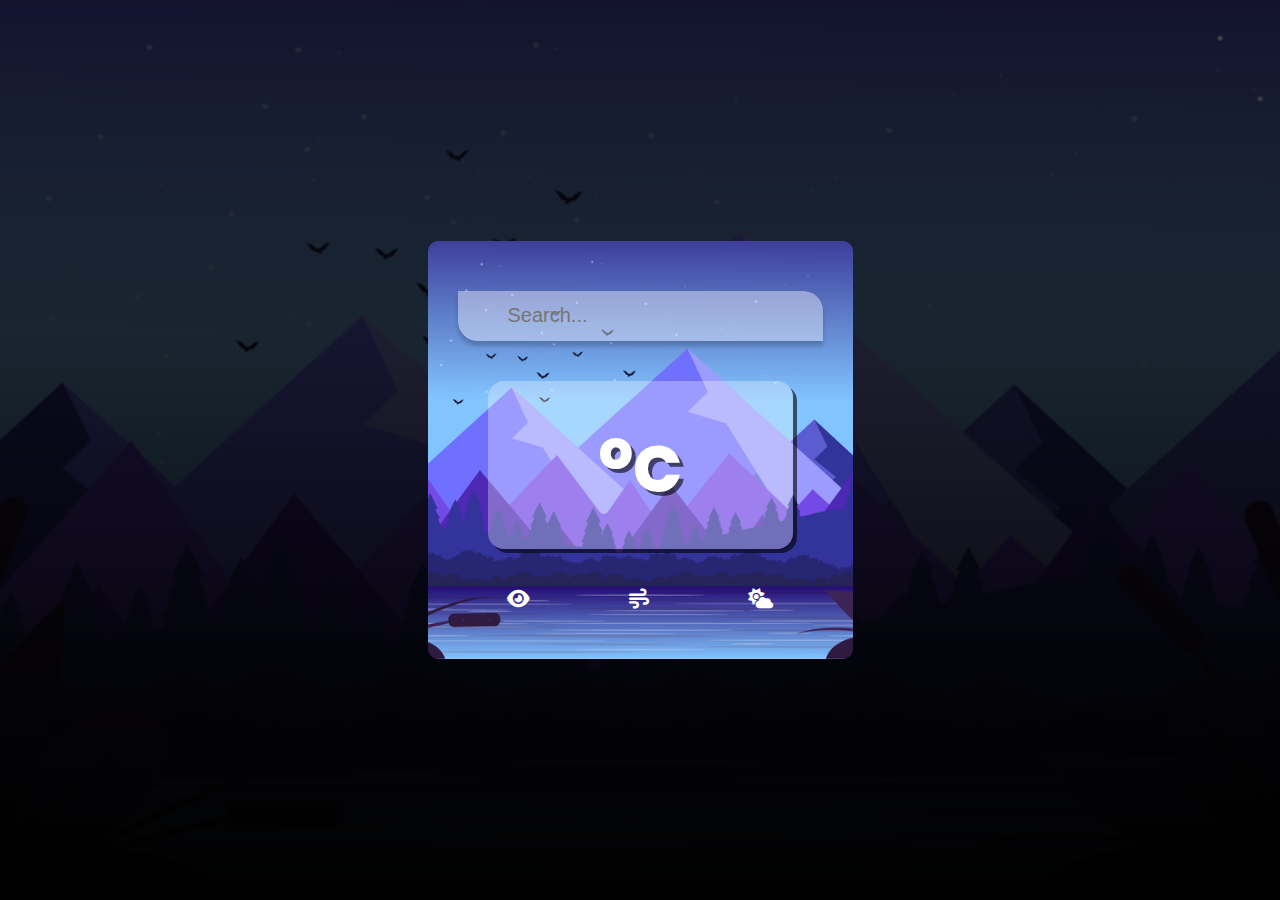
<file: App weather/index.html>
<!DOCTYPE html>
<html lang="en">
<head>
    <meta charset="UTF-8">
    <meta http-equiv="X-UA-Compatible" content="IE=edge">
    <meta name="viewport" content="width=device-width, initial-scale=1.0">
    <title>Document</title>
    <link rel="stylesheet" href="style.css">
    <link rel="stylesheet" href="https://cdnjs.cloudflare.com/ajax/libs/font-awesome/6.1.0/css/all.min.css">
</head>
<body>
    <div class="container">
        <input type="text" class="search" placeholder="Search...">
        <div class="content">
            <p class="heading-city"></p>
            <span class="years-time"></span>
            <span class="years"></span>
            <div class="deg">
                <span class="value"></span><span ><sup>o</sup>C</span>
            </div>
            <p class="short-decs"></p>
            <div class="more-desc">
                <div class="visibility column">
                    <i class="fa-solid fa-eye"></i>
                    <span></span>
                </div>
                <div class="wind column">
                    <i class="fa fa-wind"></i>
                    <span></span>
                </div>
                <div class="cloud column">
                    <i class="fas fa-cloud-sun"></i>
                    <span></span>
                </div>
            </div>
        </div>
    </div>
</body>
<script src="app.js"></script>
</html>
</file>
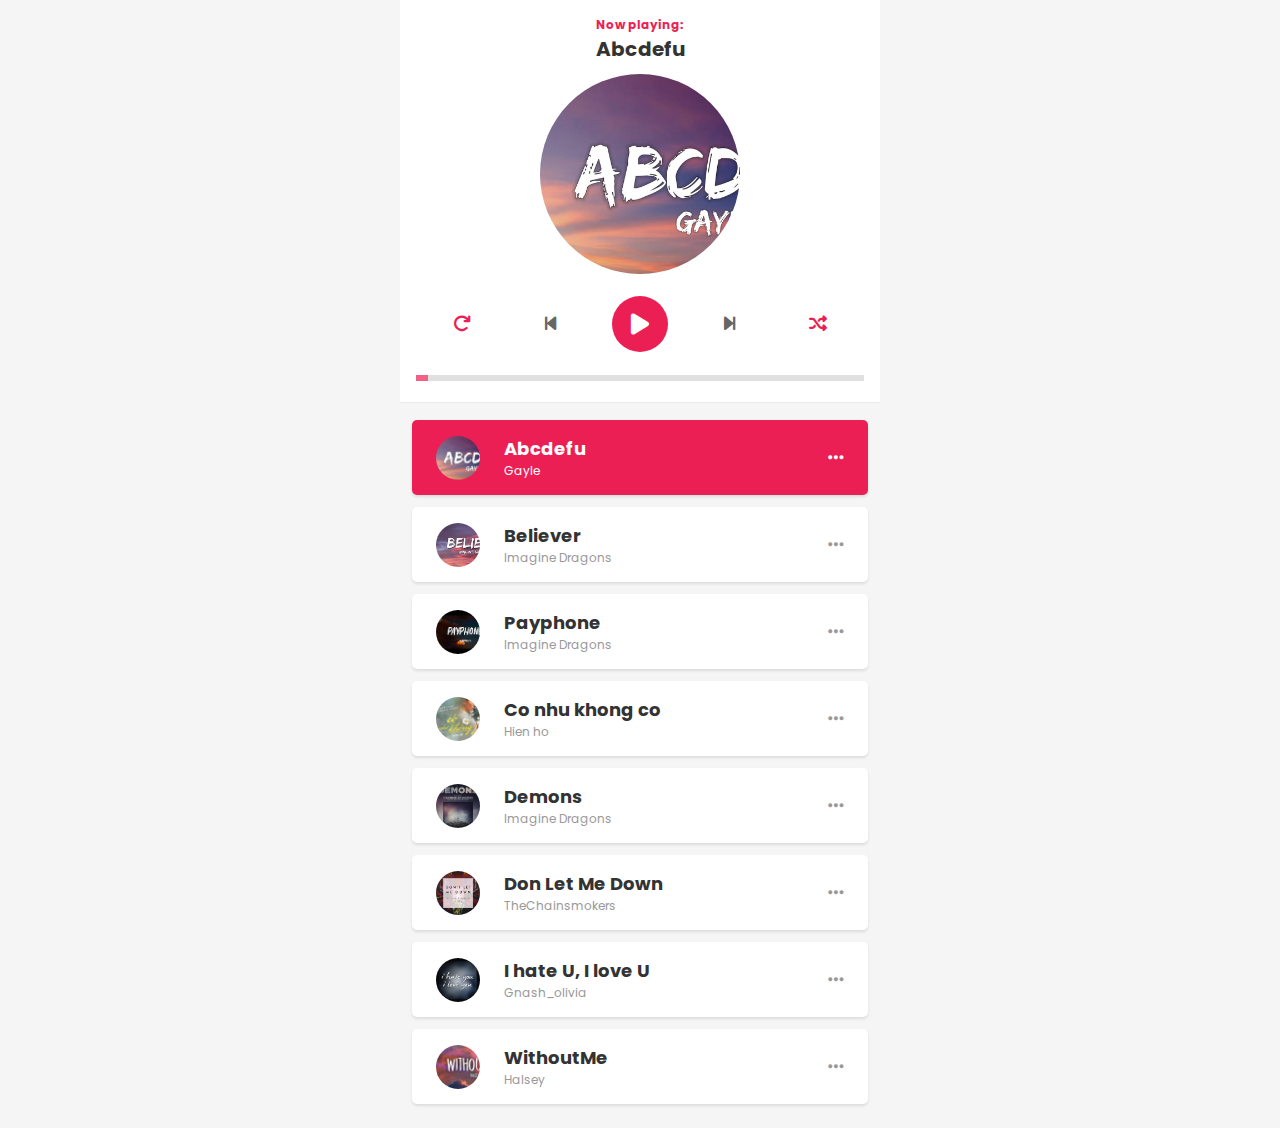
<file: MusicCode/index.html>
<!DOCTYPE html>
<html lang="en">
<head>
    <meta charset="UTF-8">
    <meta http-equiv="X-UA-Compatible" content="IE=edge">
    <meta name="viewport" content="width=device-width, initial-scale=1.0">
    <title>Document</title>
    <link rel="stylesheet" href="style.css">
    <link rel="stylesheet" href="https://cdnjs.cloudflare.com/ajax/libs/font-awesome/6.1.1/css/all.min.css">
</head>
<body>
    <title>Music player</title>
    <link rel="stylesheet" href="https://cdnjs.cloudflare.com/ajax/libs/font-awesome/5.15.2/css/all.min.css" integrity="sha512-HK5fgLBL+xu6dm/Ii3z4xhlSUyZgTT9tuc/hSrtw6uzJOvgRr2a9jyxxT1ely+B+xFAmJKVSTbpM/CuL7qxO8w==" crossorigin="anonymous" />
    <link rel="preconnect" href="https://fonts.gstatic.com">
    <link rel="stylesheet" href="style.css">
    <link href="https://fonts.googleapis.com/css2?family=Poppins:wght@300;400;600&display=swap" rel="stylesheet">
    <div class="player">
      <!-- Dashboard -->
      <div class="dashboard">
        <!-- Header -->
        <header>
          <h4>Now playing:</h4>
          <h2>String 57th & 9th</h2>
        </header>
    
        <!-- CD -->
        <div class="cd">
          <div class="cd-thumb" style="background-image: url('https://i.ytimg.com/vi/jTLhQf5KJSc/maxresdefault.jpg')">
          </div>
        </div>
    
        <!-- Control -->
        <div class="control">
          <div class="btn btn-repeat">
            <i class="fas fa-redo"></i>
          </div>
          <div class="btn btn-prev">
            <i class="fas fa-step-backward"></i>
          </div>
          <div class="btn btn-toggle-play">
            <i class="fas fa-pause icon-pause"></i>
            <i class="fas fa-play icon-play"></i>
          </div>
          <div class="btn btn-next">
            <i class="fas fa-step-forward"></i>
          </div>
          <div class="btn btn-random">
            <i class="fas fa-random"></i>
          </div>
        </div>
    
        <input id="progress" class="progress" type="range" value="0" step="1" min="0" max="100">
        <!-- <input id="volume" type="range" value="0" step="1" min="0" max="100"> -->
        <audio id="audio" src=""></audio>
      </div>
    
      <!-- Playlist -->
      <div class="playlist">
        
    
      </div>
    </div>
</body>

<script src="app.js"></script>
</html>
</file>
<file: App weather/style.css>
@import url('https://fonts.googleapis.com/css2?family=Poppins:wght@100;200;300&display=swap');
*{
    padding: 0;
    margin: 0;
    box-sizing: border-box;
}
body{
    height: 100vh;
    width: 100wh;
    display: flex;
    justify-content: center;
    align-items: center;
    background: linear-gradient(to bottom,rgba(0,0,0,0.7), rgba(0,0,0,1)), url(cold.png) no-repeat center/cover;
    font-family: "Poppins";
}
.container{
    /* height: 90vh; */
    background: url(cold.png) no-repeat center/cover;
    
    border: none;
    outline: none;
    border-radius: 10px;
    padding: 50px 30px;
    text-align: center;
    color: white;
}
.container input{
    width: 100%;
    height: 50px;
    border: none;
    outline: none;
    border-radius: 0px 20px 0px 20px;
    background-color: rgba(255, 255, 255, 0.4);
    box-shadow: 0 5px 4px rgb(0 0 0 / 20%);
    font-size: 20px;
    padding: 0 50px;
    transition: 0.5s;
}
.content input:focus {
    border-radius: 20px 0 20px 0;
    background-color: white;
    transition: 0.5s;
}
.content .heading-city{
    margin-top: 40px;
    color: white;
    text-shadow: 0 5px 4px rgba(0, 0, 0, 0.4);
    font-size: 50px;
    font-weight: 600;
}
.content .years-time{
    margin-top: 10px;
    font-size: 20px;
}
.content .deg{
    background-color: rgba(255, 255, 255, 0.3);
    margin: auto;
    margin-top: 30px;
    box-shadow: 4px 4px  rgb(0 0 0 /60%);
    border: none;
    outline: none;
    border-radius: 16px;
    padding: 30px 0;
    margin: 20px 30px;
}
.content .deg span{
    font-size: 65px;
    text-shadow: 4px 4px rgb(0 0 0 / 60%);
    font-weight: 800;
    text-align: center;
}
.content .short-decs{
    margin-top: 30px;
    font-size: 50px;
    text-shadow: 2px 2px rgb(0 0 0 / 60%);
}
.content .more-desc{
    margin-top: 40px;
    display: flex;
    align-items: center;
    justify-content: space-around;
    font-size: 20px;
}
.content{
    /* visibility: hidden; */
    overflow: hidden;
    transition: 0.5s;
}
.hide{
    visibility: hidden;

}
.column{
    display: flex;
    flex-direction: column;
}
</file>
<file: MusicCode/style.css>
:root {
    --primary-color: #ec1f55;
    --text-color: #333;
  }
  
  * {
    padding: 0;
    margin: 0;
    box-sizing: inherit;
  }
  
  body {
    background-color: #f5f5f5;
  }
  
  html {
    box-sizing: border-box;
    font-family: "Poppins", sans-serif;
  }
  
  .player {
    position: relative;
    max-width: 480px;
    margin: 0 auto;
  }
  
  .player .icon-pause {
    display: none;
  }
  
  .player.playing .icon-pause {
    display: inline-block;
  }
  
  .player.playing .icon-play {
    display: none;
  }
  
  .dashboard {
    padding: 16px 16px 14px;
    background-color: #fff;
    position: fixed;
    top: 0;
    width: 100%;
    max-width: 480px;
    border-bottom: 1px solid #ebebeb;
  }
  
  /* HEADER */
  header {
    text-align: center;
    margin-bottom: 10px;
  }
  
  header h4 {
    color: var(--primary-color);
    font-size: 12px;
  }
  
  header h2 {
    color: var(--text-color);
    font-size: 20px;
  }
  
  /* CD */
  .cd {
    display: flex;
    margin: auto;
    width: 200px;
  }
  
  .cd-thumb {
    width: 100%;
    padding-top: 100%;
    border-radius: 50%;
    background-color: #333;
    background-size: cover;
    margin: auto;
  }
  
  /* CONTROL */
  .control {
    display: flex;
    align-items: center;
    justify-content: space-around;
    padding: 18px 0 8px 0;
  }
  
  .control .btn {
    color: #666;
    padding: 18px;
    font-size: 18px;
  }
  
  .control .btn.active {
    color: var(--primary-color);
  }
  
  .control .btn-toggle-play {
    width: 56px;
    height: 56px;
    border-radius: 50%;
    font-size: 24px;
    color: #fff;
    display: flex;
    align-items: center;
    justify-content: center;
    background-color: var(--primary-color);
  }
  
  .progress {
    width: 100%;
    -webkit-appearance: none;
    height: 6px;
    background: #d3d3d3;
    outline: none;
    opacity: 0.7;
    -webkit-transition: 0.2s;
    transition: opacity 0.2s;
  }
  
  .progress::-webkit-slider-thumb {
    -webkit-appearance: none;
    appearance: none;
    width: 12px;
    height: 6px;
    background-color: var(--primary-color);
    cursor: pointer;
  }
  
  /* PLAYLIST */
  .playlist {
    margin-top: 408px;
    padding: 12px;
  }
  
  .song {
    display: flex;
    align-items: center;
    margin-bottom: 12px;
    background-color: #fff;
    padding: 8px 16px;
    border-radius: 5px;
    box-shadow: 0 2px 3px rgba(0, 0, 0, 0.1);
  }
  
  .song.active {
    background-color: var(--primary-color);
  }
  
  .song:active {
    opacity: 0.8;
  }
  
  .song.active .option,
  .song.active .author,
  .song.active .title {
    color: #fff;
  }
  
  .song .thumb {
    width: 44px;
    height: 44px;
    border-radius: 50%;
    background-size: cover;
    margin: 0 8px;
  }
  
  .song .body {
    flex: 1;
    padding: 0 16px;
  }
  
  .song .title {
    font-size: 18px;
    color: var(--text-color);
  }
  
  .song .author {
    font-size: 12px;
    color: #999;
  }
  
  .song .option {
    padding: 16px 8px;
    color: #999;
    font-size: 18px;
  }
</file>
